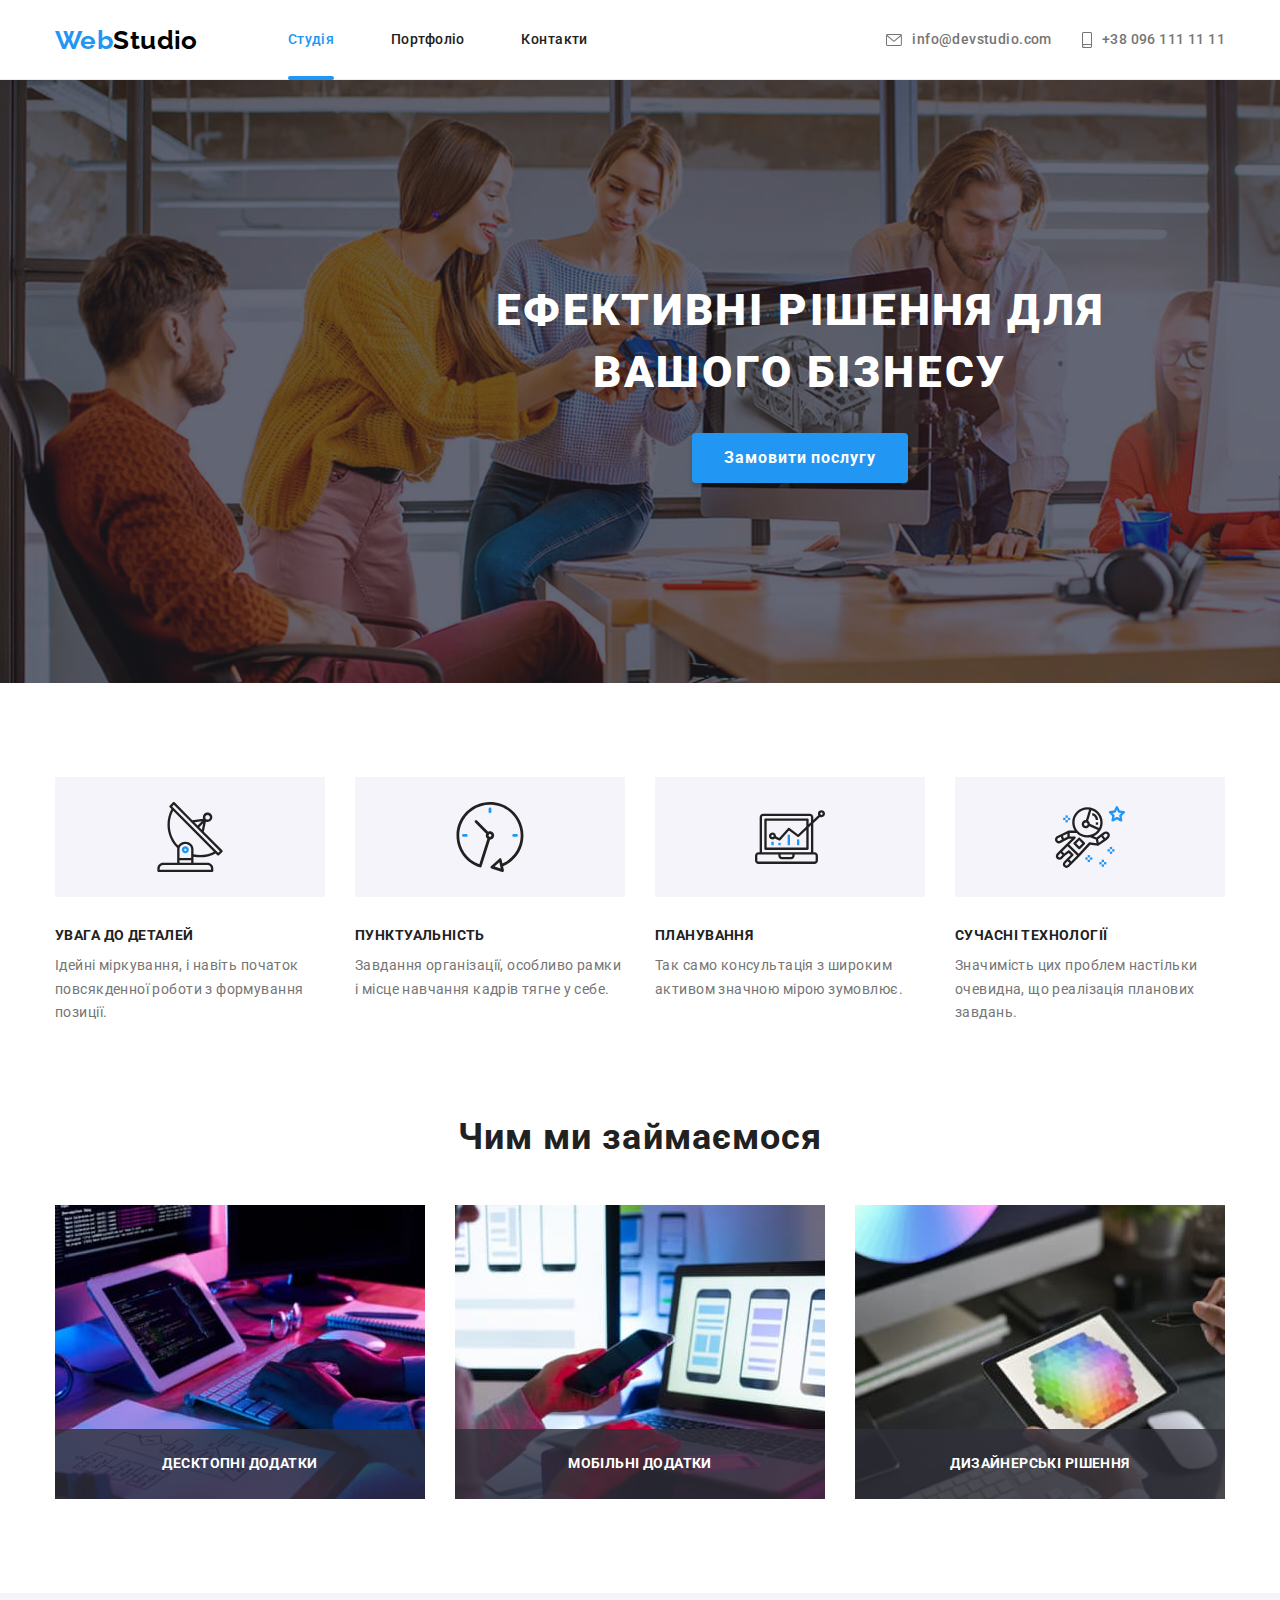
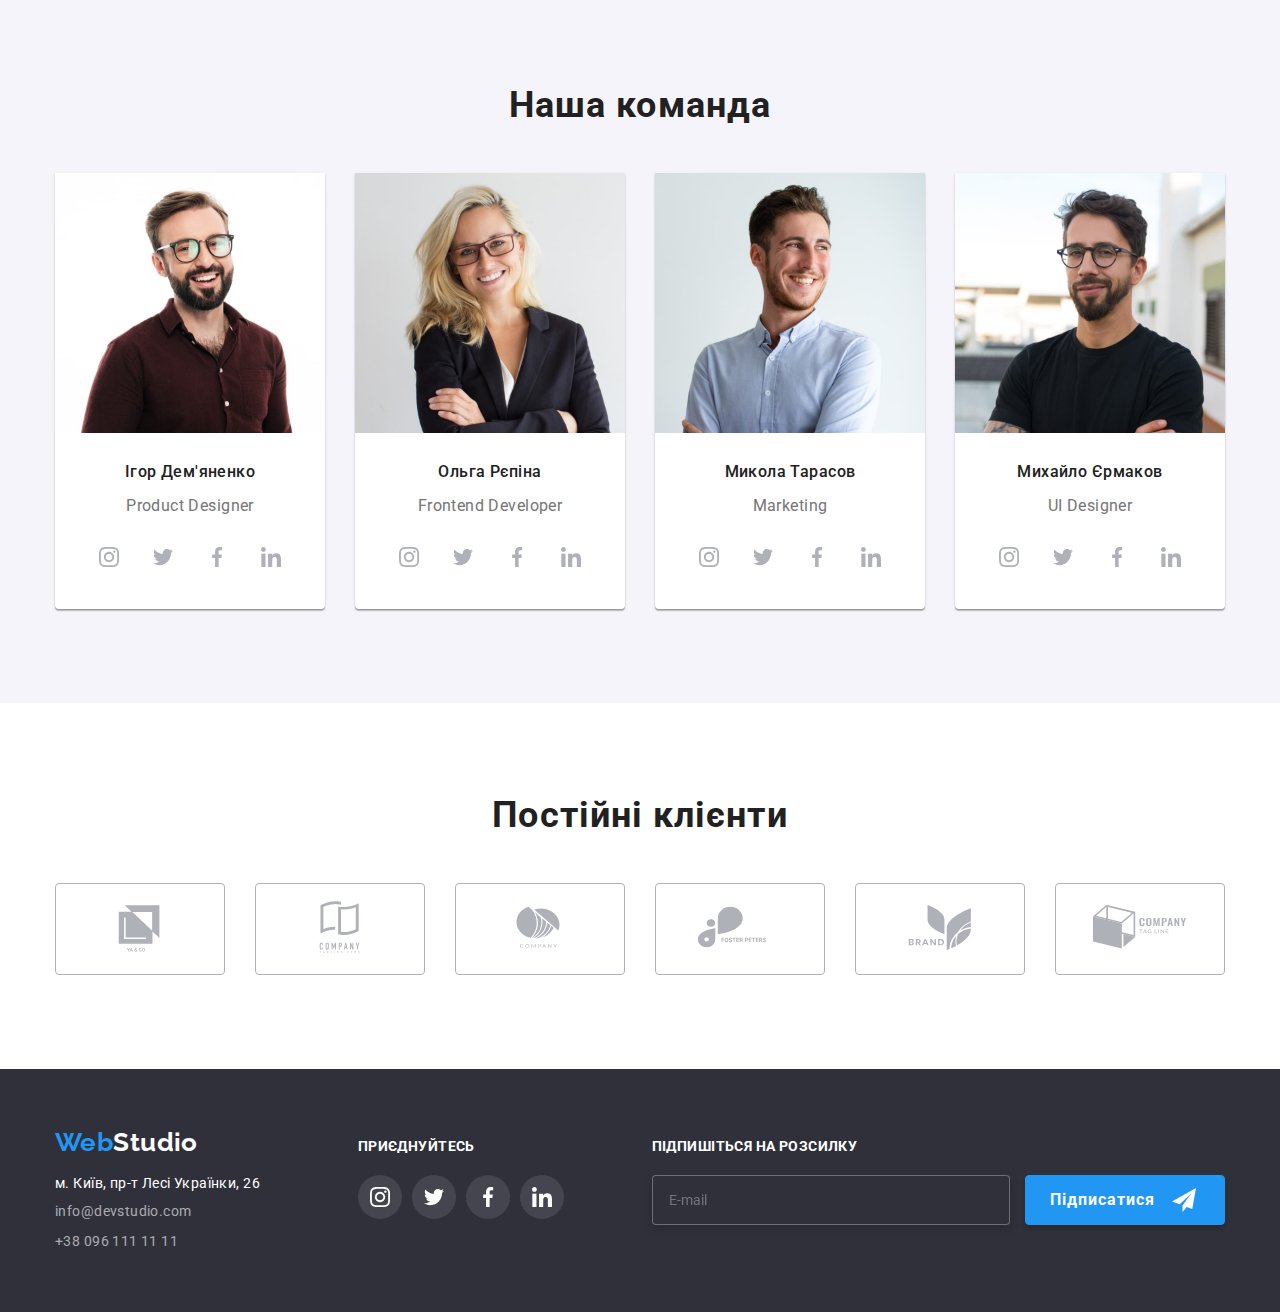
<file: index.html>
<!DOCTYPE html>
<html lang="uk">
  <head>
    <meta charset="UTF-8" />
    <meta http-equiv="X-UA-Compatible" content="IE=edge" />
    <meta name="viewport" content="width=device-width, initial-scale=1.0" />
    <link rel="preconnect" href="https://fonts.googleapis.com" />
    <link rel="preconnect" href="https://fonts.gstatic.com" crossorigin />
    <link
      href="https://fonts.googleapis.com/css2?family=Raleway:wght@700&family=Roboto:wght@400;500;700;900&display=swap"
      rel="stylesheet"
    />
    <link rel="stylesheet" href="css/modern-normalize.css" />
    <link rel="stylesheet" href="css/style.css" />
    <title>Studio</title>
  </head>
  <body>
    <header>
      <div class="container">
        <div class="logo-nav">
          <a class="log" href="./index.html"
            ><span class="logo">Web</span
            ><span class="logo-one">Studio</span></a
          >
          <nav>
            <ul class="menu">
              <li>
                <a class="menu-item-one currentLink" href="./index.html"
                  >Студія</a
                >
              </li>
              <li>
                <a class="menu-item" href="./portfolio.html">Портфоліо</a>
              </li>
              <li><a class="menu-item" href="#">Контакти</a></li>
            </ul>
          </nav>
        </div>
        <ul class="menu">
          <li>
            <a class="menu-contact" href="mailto:info@devstudio.com"
              ><svg class="header-email">
                <use href="./images/sprite.svg#icon-envelope"></use>
              </svg>
              info@devstudio.com</a
            >
          </li>
          <li>
            <a class="menu-contact" href="tel:+380961111111"
              ><svg class="header-tell">
                <use href="./images/sprite.svg#icon-smartphone"></use>
              </svg>
              +38 096 111 11 11</a
            >
          </li>
        </ul>
      </div>
    </header>
    <main>
      <section class="chapter-head">
        <div class="container">
          <h1 class="chapter-text">Ефективні рішення для вашого бізнесу</h1>
          <button class="chapter-btn" type="button" data-modal-open>
            Замовити послугу
          </button>
        </div>
      </section>
      <section class="chapter-mid">
        <div class="container">
          <h2 class="title-one">Переваги</h2>
          <ul class="menu-advan">
            <li>
              <div class="chapter-mid-box">
                <svg class="chapter-mid-picture">
                  <use href="./images/sprite.svg#icon-antenna"></use>
                </svg>
              </div>
              <h3 class="menu-text">УВАГА ДО ДЕТАЛЕЙ</h3>
              <p class="menu-text-two">
                Ідейні міркування, і навіть початок повсякденної роботи з
                формування позиції.
              </p>
            </li>
            <li>
              <div class="chapter-mid-box">
                <svg class="chapter-mid-picture">
                  <use href="./images/sprite.svg#icon-clock"></use>
                </svg>
              </div>

              <h3 class="menu-text">ПУНКТУАЛЬНІСТЬ</h3>
              <p class="menu-text-two">
                Завдання організації, особливо рамки і місце навчання кадрів
                тягне у себе.
              </p>
            </li>
            <li>
              <div class="chapter-mid-box">
                <svg class="chapter-mid-picture">
                  <use href="./images/sprite.svg#icon-diagram"></use>
                </svg>
              </div>

              <h3 class="menu-text">ПЛАНУВАННЯ</h3>
              <p class="menu-text-two">
                Так само консультація з широким активом значною мірою зумовлює.
              </p>
            </li>
            <li>
              <div class="chapter-mid-box">
                <svg class="chapter-mid-picture">
                  <use href="./images/sprite.svg#icon-astronaut"></use>
                </svg>
              </div>

              <h3 class="menu-text">СУЧАСНІ ТЕХНОЛОГІЇ</h3>
              <p class="menu-text-two">
                Значимість цих проблем настільки очевидна, що реалізація
                планових завдань.
              </p>
            </li>
          </ul>
        </div>
      </section>
      <section class="goals">
        <div class="container">
          <h2 class="title">Чим ми займаємося</h2>
          <ul class="menu-goals">
            <li class="box-position">
              <img
                src="./images/box1.jpg"
                alt="coding"
                width="370"
                height="294"
              />
              <div class="goals-text-img">
                <p class="goals-text">Десктопні додатки</p>
              </div>
            </li>
            <li class="box-position">
              <img
                src="./images/box2.jpg"
                alt="coding"
                width="370"
                height="294"
              />
              <div class="goals-text-img">
                <p class="goals-text">Мобільні додатки</p>
              </div>
            </li>
            <li class="box-position">
              <img
                src="./images/box3.jpg"
                alt="coding"
                width="370"
                height="294"
              />
              <div class="goals-text-img">
                <p class="goals-text">Дизайнерські рішення</p>
              </div>
            </li>
          </ul>
        </div>
      </section>
      <section class="chapter-end">
        <div class="container">
          <h2 class="title">Наша команда</h2>
          <ul class="menu">
            <li class="worker">
              <img
                src="./images/man1.jpg"
                alt="Worker"
                width="270"
                height="260"
              />
              <h3 class="menu-text-three">Ігор Дем'яненко</h3>
              <p class="menu-text-two-w">Product Designer</p>
              <ul class="social-list">
                <li class="social-item">
                  <a href="" class="social-list-link">
                    <svg aria-label="Инстаграм" class="social-list-icon">
                      <use href="./images/sprite.svg#icon-instagram"></use>
                    </svg>
                  </a>
                </li>
                <li class="social-item">
                  <a href="" class="social-list-link">
                    <svg aria-label="Твитер" class="social-list-icon">
                      <use href="./images/sprite.svg#icon-twitter"></use>
                    </svg>
                  </a>
                </li>
                <li class="social-item">
                  <a href="" class="social-list-link">
                    <svg aria-label="Фэйсбук" class="social-list-icon">
                      <use href="./images/sprite.svg#icon-facebook"></use>
                    </svg>
                  </a>
                </li>
                <li class="social-item">
                  <a href="" class="social-list-link">
                    <svg aria-label="Линкедин" class="social-list-icon">
                      <use href="./images/sprite.svg#icon-linkedin"></use>
                    </svg>
                  </a>
                </li>
              </ul>
            </li>
            <li class="worker">
              <img
                src="./images/man2.jpg"
                alt="Worker"
                width="270"
                height="260"
              />
              <h3 class="menu-text-three">Ольга Рєпіна</h3>
              <p class="menu-text-two-w">Frontend Developer</p>
              <ul class="social-list">
                <li class="social-item">
                  <a href="" class="social-list-link">
                    <svg aria-label="Инстаграм" class="social-list-icon">
                      <use href="./images/sprite.svg#icon-instagram"></use>
                    </svg>
                  </a>
                </li>
                <li class="social-item">
                  <a href="" class="social-list-link">
                    <svg aria-label="Твитер" class="social-list-icon">
                      <use href="./images/sprite.svg#icon-twitter"></use>
                    </svg>
                  </a>
                </li>
                <li class="social-item">
                  <a href="" class="social-list-link">
                    <svg aria-label="Фэйсбук" class="social-list-icon">
                      <use href="./images/sprite.svg#icon-facebook"></use>
                    </svg>
                  </a>
                </li>
                <li class="social-item">
                  <a href="" class="social-list-link">
                    <svg aria-label="Линкедин" class="social-list-icon">
                      <use href="./images/sprite.svg#icon-linkedin"></use>
                    </svg>
                  </a>
                </li>
              </ul>
            </li>
            <li class="worker">
              <img
                src="./images/man3.jpg"
                alt="Worker"
                width="270"
                height="260"
              />
              <h3 class="menu-text-three">Микола Тарасов</h3>
              <p class="menu-text-two-w">Marketing</p>
              <ul class="social-list">
                <li class="social-item">
                  <a href="" class="social-list-link">
                    <svg aria-label="Инстаграм" class="social-list-icon">
                      <use href="./images/sprite.svg#icon-instagram"></use>
                    </svg>
                  </a>
                </li>
                <li class="social-item">
                  <a href="" class="social-list-link">
                    <svg aria-label="Твитер" class="social-list-icon">
                      <use href="./images/sprite.svg#icon-twitter"></use>
                    </svg>
                  </a>
                </li>
                <li class="social-item">
                  <a href="" class="social-list-link">
                    <svg aria-label="Фэйсбук" class="social-list-icon">
                      <use href="./images/sprite.svg#icon-facebook"></use>
                    </svg>
                  </a>
                </li>
                <li class="social-item">
                  <a href="" class="social-list-link">
                    <svg aria-label="Линкедин" class="social-list-icon">
                      <use href="./images/sprite.svg#icon-linkedin"></use>
                    </svg>
                  </a>
                </li>
              </ul>
            </li>
            <li class="worker">
              <img
                src="./images/man4.jpg"
                alt="Worker"
                width="270"
                height="260"
              />
              <h3 class="menu-text-three">Михайло Єрмаков</h3>
              <p class="menu-text-two-w">UI Designer</p>
              <ul class="social-list">
                <li class="social-item">
                  <a href="" class="social-list-link">
                    <svg aria-label="Инстаграм" class="social-list-icon">
                      <use href="./images/sprite.svg#icon-instagram"></use>
                    </svg>
                  </a>
                </li>
                <li class="social-item">
                  <a href="" class="social-list-link">
                    <svg aria-label="Твитер" class="social-list-icon">
                      <use href="./images/sprite.svg#icon-twitter"></use>
                    </svg>
                  </a>
                </li>
                <li class="social-item">
                  <a href="" class="social-list-link">
                    <svg aria-label="Фэйсбук" class="social-list-icon">
                      <use href="./images/sprite.svg#icon-facebook"></use>
                    </svg>
                  </a>
                </li>
                <li class="social-item">
                  <a href="" class="social-list-link">
                    <svg aria-label="Линкедин" class="social-list-icon">
                      <use href="./images/sprite.svg#icon-linkedin"></use>
                    </svg>
                  </a>
                </li>
              </ul>
            </li>
          </ul>
        </div>
      </section>
      <section>
        <h2 class="title">Постійні клієнти</h2>
        <ul class="icon-client">
          <li class="icon-client-item">
            <a href="" class="icon-client-link">
              <svg class="icon-client-icon">
                <use href="./images/sprite.svg#icon-logo"></use>
              </svg>
            </a>
          </li>
          <li class="icon-client-item">
            <a href="" class="icon-client-link">
              <svg class="icon-client-icon">
                <use href="./images/sprite.svg#icon-logo-1"></use>
              </svg>
            </a>
          </li>
          <li class="icon-client-item">
            <a href="" class="icon-client-link">
              <svg class="icon-client-icon">
                <use href="./images/sprite.svg#icon-logo-2"></use>
              </svg>
            </a>
          </li>
          <li class="icon-client-item">
            <a href="" class="icon-client-link">
              <svg class="icon-client-icon">
                <use href="./images/sprite.svg#icon-logo-3"></use>
              </svg>
            </a>
          </li>
          <li class="icon-client-item">
            <a href="" class="icon-client-link">
              <svg class="icon-client-icon">
                <use href="./images/sprite.svg#icon-logo-4"></use>
              </svg>
            </a>
          </li>
          <li class="icon-client-item">
            <a href="" class="icon-client-link">
              <svg class="icon-client-icon">
                <use href="./images/sprite.svg#icon-logo-5"></use>
              </svg>
            </a>
          </li>
        </ul>
      </section>
    </main>
    <footer class="ftr">
      <div class="container">
        <div>
          <a class="log" href="./index.html"
            ><span class="logo">Web</span
            ><span class="logo-two">Studio</span></a
          >
          <address>
            <ul class="menu-addr">
              <li>
                <a class="adres" href="#">м. Київ, пр-т Лесі Українки, 26</a>
              </li>
              <li>
                <a class="menu-contact-f" href="mailto:info@devstudio.com"
                  >info@devstudio.com</a
                >
              </li>
              <li>
                <a class="menu-contact-f" href="tel:+380961111111"
                  >+38 096 111 11 11</a
                >
              </li>
            </ul>
          </address>
        </div>
        <div class="social-footer">
          <p class="social-text">приєднуйтесь</p>
          <ul class="social-list-f">
            <li class="social-item-f">
              <a href="" class="social-list-link-f">
                <svg aria-label="Инстаграм" class="social-list-icon-f">
                  <use href="./images/sprite.svg#icon-instagram"></use>
                </svg>
              </a>
            </li>
            <li class="social-item-f">
              <a href="" class="social-list-link-f">
                <svg aria-label="Твитер" class="social-list-icon-f">
                  <use href="./images/sprite.svg#icon-twitter"></use>
                </svg>
              </a>
            </li>
            <li class="social-item-f">
              <a href="" class="social-list-link-f">
                <svg aria-label="Фэйсбук" class="social-list-icon-f">
                  <use href="./images/sprite.svg#icon-facebook"></use>
                </svg>
              </a>
            </li>
            <li class="social-item-f">
              <a href="" class="social-list-link-f">
                <svg aria-label="Линкедин" class="social-list-icon-f">
                  <use href="./images/sprite.svg#icon-linkedin"></use>
                </svg>
              </a>
            </li>
          </ul>
        </div>
        <form class="subscription-form">
          <p class="subscription-text">Підпишіться на розсилку</p>
          <label class="subscription-footer"
            ><input
              type="email"
              class="subscription-footer-input"
              required
              name="user_email_subscription"
              placeholder="E-mail"
          /></label>
          <button class="subscription-btn" type="submit">
            <span class="subscription-btn-position">
              <span>Підписатися</span
              ><svg class="subscription-btn-icon">
                <use href="./images/sprite.svg#icon-telegram"></use>
              </svg>
            </span>
          </button>
        </form>
      </div>
    </footer>
    <div class="backdrop is-hidden" data-modal>
      <div class="modal">
        <button type="button" class="modal-close-btn" data-modal-close>
          <svg class="modal-close-icon">
            <use href="./images/sprite.svg#icon-close"></use>
          </svg>
        </button>
        <p class="modal-form-title">Залиште свої дані, ми вам передзвонимо</p>
        <form class="modal-form">
          <label class="modal-form-field">
            <span class="modal-form-field-desc">Ім'я</span>
            <span class="modal-form-input-wrapper">
              <input
                type="text"
                class="modal-form-input"
                required
                pattern="[a-zA-Zа-яА-ЯІіЇї]+"
                name="user_name"
              />
              <svg class="modal-form-person">
                <use href="./images/sprite.svg#icon-person"></use>
              </svg>
            </span>
          </label>
          <label class="modal-form-field">
            <span class="modal-form-field-desc">Телефон</span>
            <span class="modal-form-input-wrapper">
              <input
                type="tel"
                class="modal-form-input"
                required
                pattern="[0-9]{3}-[0-9]{3}-[0-9]{2}-[0-9]{2}"
                title="xxx-xxx-xx-xx"
                name="user_phone"
              />
              <svg class="modal-form-person">
                <use href="./images/sprite.svg#icon-phone"></use>
              </svg>
            </span>
          </label>
          <label class="modal-form-field">
            <span class="modal-form-field-desc">Пошта</span>
            <span class="modal-form-input-wrapper">
              <input type="email" class="modal-form-input" name="user_email" />
              <svg class="modal-form-person">
                <use href="./images/sprite.svg#icon-email"></use>
              </svg>
            </span>
          </label>
          <label class="modal-form-field">
            <span class="modal-form-field-desc">Коментар</span>
            <textarea
              name="user_massage"
              placeholder="Введіть текст"
              class="modal-form-message"
            ></textarea>
          </label>
          <label class="modal-form-check-field">
            <input
              type="checkbox"
              class="modal-form-check"
              name="user_policy"
              required
            />
            <svg class="modal-form-own-checkbox">
              <use
                class="modal-form-own-checkbox-icon"
                href="./images/sprite.svg#icon-Vector"
              ></use>
            </svg>
            <span class="modal-form-text-p">Погоджуюся з розсилкою та приймаю</span>
            &nbsp;<a class="modal-form-text-ruls" href="#">Умови договору</a>
          </label>
          <button type="submit" class="modal-form-submit">Відправити</button>
        </form>
      </div>
    </div>
    <script src="./js/modal.js"></script>
  </body>
</html>
</file>
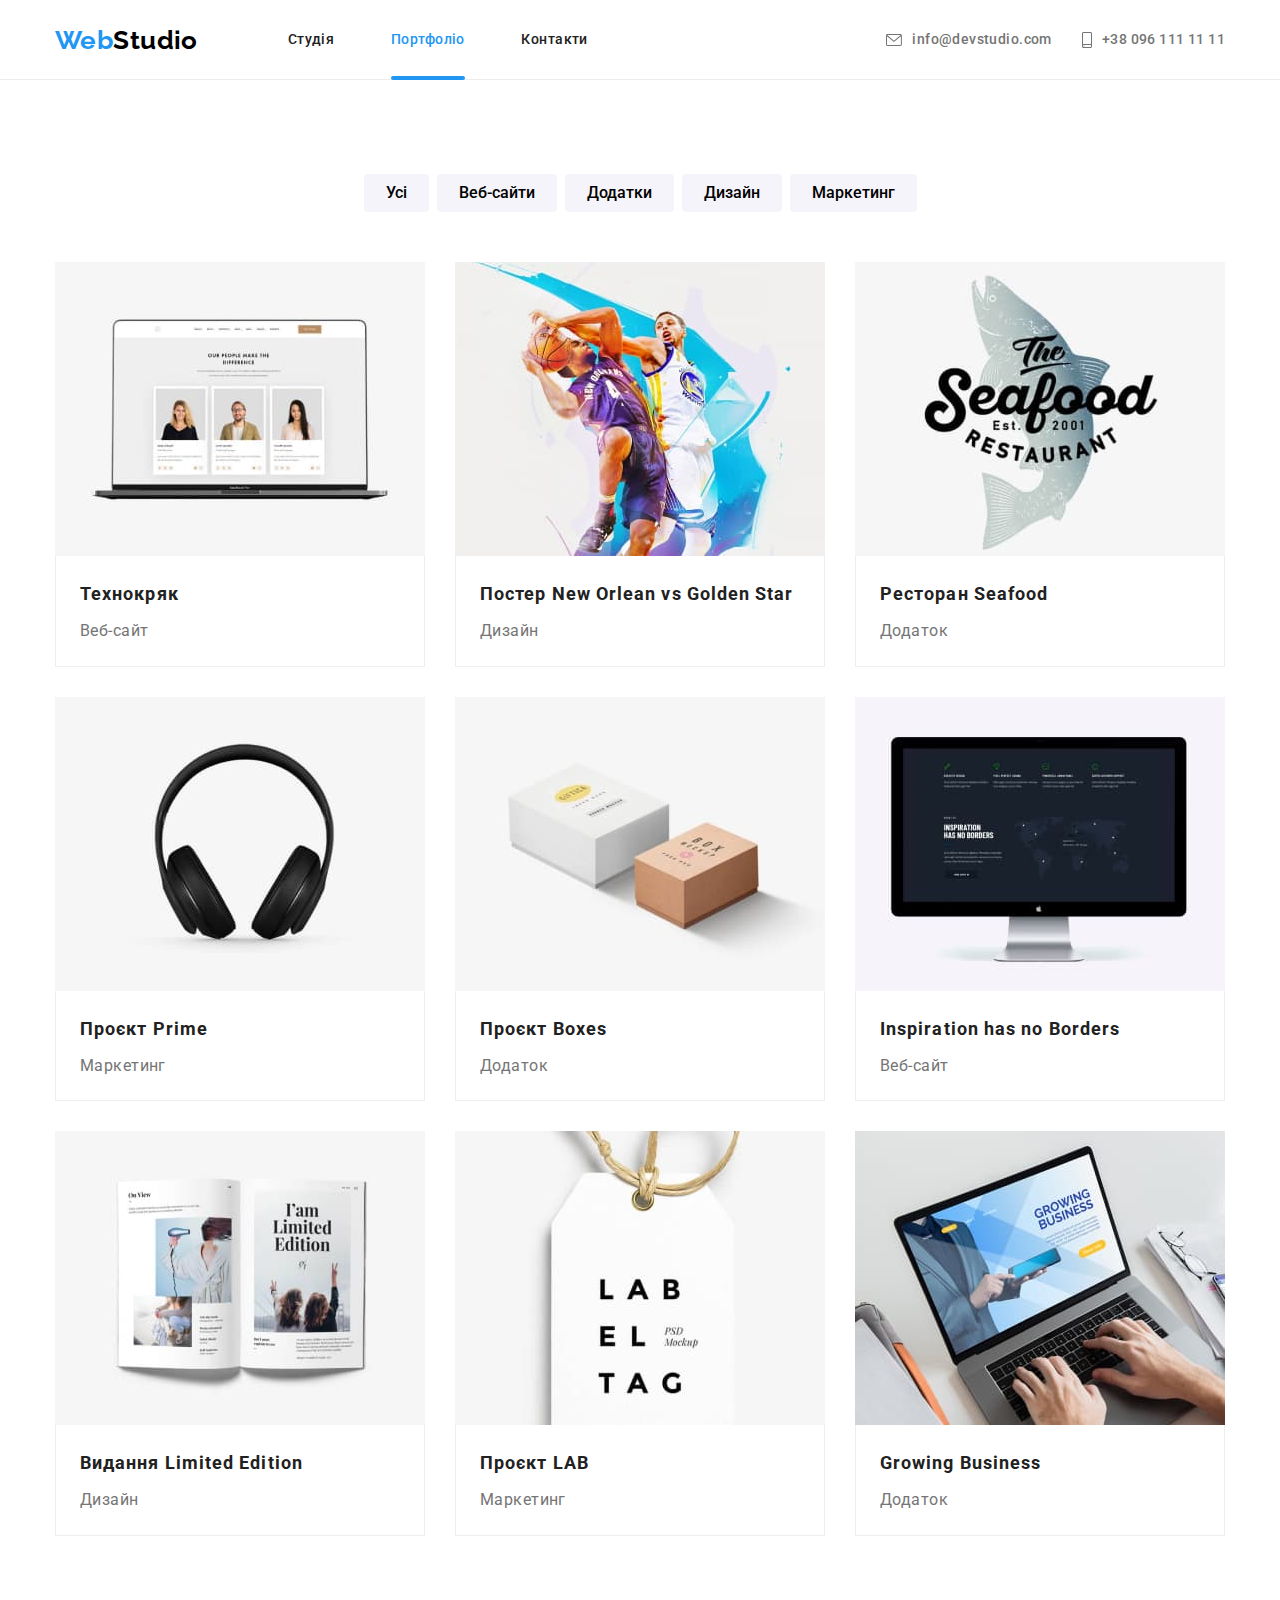
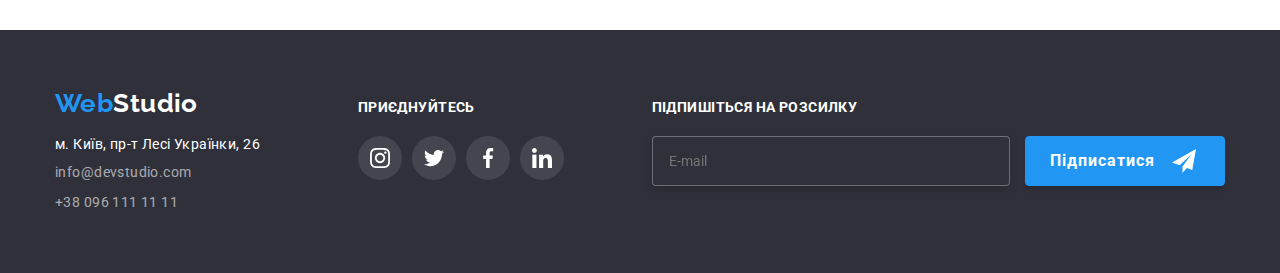
<file: portfolio.html>
<!DOCTYPE html>
<html lang="uk">
  <head>
    <meta charset="UTF-8" />
    <meta http-equiv="X-UA-Compatible" content="IE=edge" />
    <meta name="viewport" content="width=device-width, initial-scale=1.0" />
    <link rel="preconnect" href="https://fonts.googleapis.com" />
    <link rel="preconnect" href="https://fonts.gstatic.com" crossorigin />
    <link
      href="https://fonts.googleapis.com/css2?family=Raleway:wght@700&family=Roboto:wght@400;500;700;900&display=swap"
      rel="stylesheet"
    />
    <link rel="stylesheet" href="css/modern-normalize.css" />
    <link rel="stylesheet" href="css/style.css" />
    <title>Portfolio</title>
  </head>
  <body>
    <header>
      <div class="container">
        <div class="logo-nav">
          <a class="log" href="./index.html"
            ><span class="logo">Web</span
            ><span class="logo-one">Studio</span></a
          >
          <nav>
            <ul class="menu">
              <li>
                <a class="menu-item-one" href="./index.html">Студія</a>
              </li>
              <li>
                <a class="menu-item currentLink" href="./portfolio.html"
                  >Портфоліо</a
                >
              </li>
              <li><a class="menu-item" href="#">Контакти</a></li>
            </ul>
          </nav>
        </div>
        <ul class="menu">
          <li>
            <a class="menu-contact" href="mailto:info@devstudio.com"
              ><svg class="header-email">
                <use href="./images/sprite.svg#icon-envelope"></use>
              </svg>
              info@devstudio.com</a
            >
          </li>
          <li>
            <a class="menu-contact" href="tel:+380961111111"
              ><svg class="header-tell">
                <use href="./images/sprite.svg#icon-smartphone"></use>
              </svg>
              +38 096 111 11 11</a
            >
          </li>
        </ul>
      </div>
    </header>
    <main>
      <section class="port">
        <div class="container">
          <h1 class="title-one">Портфолио</h1>
          <ul class="menu-port">
            <li>
              <button class="menu-btn" type="button"><span>Усі</span></button>
            </li>
            <li>
              <button class="menu-btn" type="button">
                <span>Веб-сайти</span>
              </button>
            </li>
            <li>
              <button class="menu-btn" type="button">
                <span>Додатки</span>
              </button>
            </li>
            <li>
              <button class="menu-btn" type="button">
                <span>Дизайн</span>
              </button>
            </li>
            <li>
              <button class="menu-btn" type="button">
                <span>Маркетинг</span>
              </button>
            </li>
          </ul>
          <ul class="menu-wall card-set">
            <li class="wall">
              <a href="" class="wall-img">
                <div class="wall-img-overlay">
                  <img
                    src="./images/portfolio1.jpg"
                    alt="WebSite"
                    width="370"
                    height="295"
                  />
                  <p class="overlay">
                    Ресурс пропонує комплексні пропозиції з різним рівнем
                    функціоналу та сервісів. Все це дозволить відвідувачу
                    отримати вичерпні відомості про компанію чи приватну особу.
                  </p>
                </div>
                <div class="wall-text">
                  <h2 class="menu-text-p">Технокряк</h2>
                  <p class="menu-text-two-p">Веб-сайт</p>
                </div>
              </a>
            </li>
            <li class="wall">
              <a href="#" class="wall-img">
                <div class="wall-img-overlay">
                  <img
                    src="./images/portfolio2.jpg"
                    alt="WebSite"
                    width="370"
                    height="295"
                  />
                  <p class="overlay">
                    Ресурс пропонує комплексні пропозиції з різним рівнем
                    функціоналу та сервісів. Все це дозволить відвідувачу
                    отримати вичерпні відомості про компанію чи приватну особу.
                  </p>
                </div>
                <div class="wall-text">
                  <h2 class="menu-text-p">Постер New Orlean vs Golden Star</h2>
                  <p class="menu-text-two-p">Дизайн</p>
                </div>
              </a>
            </li>
            <li class="wall">
              <a href="#" class="wall-img">
                <div class="wall-img-overlay">
                  <img
                    src="./images/portfolio3.jpg"
                    alt="WebSite"
                    width="370"
                    height="295"
                  />
                  <p class="overlay">
                    Ресурс пропонує комплексні пропозиції з різним рівнем
                    функціоналу та сервісів. Все це дозволить відвідувачу
                    отримати вичерпні відомості про компанію чи приватну особу.
                  </p>
                </div>
                <div class="wall-text">
                  <h2 class="menu-text-p">Ресторан Seafood</h2>
                  <p class="menu-text-two-p">Додаток</p>
                </div>
              </a>
            </li>
            <li class="wall">
              <a href="#" class="wall-img">
                <div class="wall-img-overlay">
                  <img
                    src="./images/portfolio4.jpg"
                    alt="WebSite"
                    width="370"
                    height="295"
                  />
                  <p class="overlay">
                    Ресурс пропонує комплексні пропозиції з різним рівнем
                    функціоналу та сервісів. Все це дозволить відвідувачу
                    отримати вичерпні відомості про компанію чи приватну особу.
                  </p>
                </div>
                <div class="wall-text">
                  <h2 class="menu-text-p">Проєкт Prime</h2>
                  <p class="menu-text-two-p">Маркетинг</p>
                </div>
              </a>
            </li>
            <li class="wall">
              <a href="#" class="wall-img">
                <div class="wall-img-overlay">
                  <img
                    src="./images/portfolio5.jpg"
                    alt="WebSite"
                    width="370"
                    height="295"
                  />
                  <p class="overlay">
                    Ресурс пропонує комплексні пропозиції з різним рівнем
                    функціоналу та сервісів. Все це дозволить відвідувачу
                    отримати вичерпні відомості про компанію чи приватну особу.
                  </p>
                </div>
                <div class="wall-text">
                  <h2 class="menu-text-p">Проєкт Boxes</h2>
                  <p class="menu-text-two-p">Додаток</p>
                </div>
              </a>
            </li>
            <li class="wall">
              <a href="#" class="wall-img">
                <div class="wall-img-overlay">
                  <img
                    src="./images/portfolio6.jpg"
                    alt="WebSite"
                    width="370"
                    height="295"
                  />
                  <p class="overlay">
                    Ресурс пропонує комплексні пропозиції з різним рівнем
                    функціоналу та сервісів. Все це дозволить відвідувачу
                    отримати вичерпні відомості про компанію чи приватну особу.
                  </p>
                </div>
                <div class="wall-text">
                  <h2 class="menu-text-p">Inspiration has no Borders</h2>
                  <p class="menu-text-two-p">Веб-сайт</p>
                </div>
              </a>
            </li>
            <li class="wall">
              <a class="wall-img" href="#">
                <div class="wall-img-overlay">
                  <img
                    src="./images/portfolio7.jpg"
                    alt="WebSite"
                    width="370"
                    height="295"
                  />
                  <p class="overlay">
                    Ресурс пропонує комплексні пропозиції з різним рівнем
                    функціоналу та сервісів. Все це дозволить відвідувачу
                    отримати вичерпні відомості про компанію чи приватну особу.
                  </p>
                </div>
                <div class="wall-text">
                  <h2 class="menu-text-p">Видання Limited Edition</h2>
                  <p class="menu-text-two-p">Дизайн</p>
                </div>
              </a>
            </li>
            <li class="wall">
              <a class="wall-img" href="#">
                <div class="wall-img-overlay">
                  <img
                    src="./images/portfolio8.jpg"
                    alt="WebSite"
                    width="370"
                    height="295"
                  />
                  <p class="overlay">
                    Ресурс пропонує комплексні пропозиції з різним рівнем
                    функціоналу та сервісів. Все це дозволить відвідувачу
                    отримати вичерпні відомості про компанію чи приватну особу.
                  </p>
                </div>
                <div class="wall-text">
                  <h2 class="menu-text-p">Проєкт LAB</h2>
                  <p class="menu-text-two-p">Маркетинг</p>
                </div>
              </a>
            </li>
            <li class="wall">
              <a class="wall-img" href="#">
                <div class="wall-img-overlay">
                  <img
                    src="./images/portfolio9.jpg"
                    alt="WebSite"
                    width="370"
                    height="295"
                  />
                  <p class="overlay">
                    Ресурс пропонує комплексні пропозиції з різним рівнем
                    функціоналу та сервісів. Все це дозволить відвідувачу
                    отримати вичерпні відомості про компанію чи приватну особу.
                  </p>
                </div>
                <div class="wall-text">
                  <h2 class="menu-text-p">Growing Business</h2>
                  <p class="menu-text-two-p">Додаток</p>
                </div>
              </a>
            </li>
          </ul>
        </div>
      </section>
    </main>
    <footer class="ftr">
      <div class="container">
        <div>
          <a class="log" href="./index.html"
            ><span class="logo">Web</span
            ><span class="logo-two">Studio</span></a
          >
          <address>
            <ul class="menu-addr">
              <li>
                <a class="adres" href="#">м. Київ, пр-т Лесі Українки, 26</a>
              </li>
              <li>
                <a class="menu-contact-f" href="mailto:info@devstudio.com"
                  >info@devstudio.com</a
                >
              </li>
              <li>
                <a class="menu-contact-f" href="tel:+380961111111"
                  >+38 096 111 11 11</a
                >
              </li>
            </ul>
          </address>
        </div>
        <div class="social-footer">
          <p class="social-text">приєднуйтесь</p>
          <ul class="social-list-f">
            <li class="social-item-f">
              <a href="" class="social-list-link-f">
                <svg aria-label="Инстаграм" class="social-list-icon-f">
                  <use href="./images/sprite.svg#icon-instagram"></use>
                </svg>
              </a>
            </li>
            <li class="social-item-f">
              <a href="" class="social-list-link-f">
                <svg aria-label="Твитер" class="social-list-icon-f">
                  <use href="./images/sprite.svg#icon-twitter"></use>
                </svg>
              </a>
            </li>
            <li class="social-item-f">
              <a href="" class="social-list-link-f">
                <svg aria-label="Фэйсбук" class="social-list-icon-f">
                  <use href="./images/sprite.svg#icon-facebook"></use>
                </svg>
              </a>
            </li>
            <li class="social-item-f">
              <a href="" class="social-list-link-f">
                <svg aria-label="Линкедин" class="social-list-icon-f">
                  <use href="./images/sprite.svg#icon-linkedin"></use>
                </svg>
              </a>
            </li>
          </ul>
        </div>
        <form class="subscription-form">
          <p class="subscription-text">Підпишіться на розсилку</p>
          <label class="subscription-footer"
            ><input
              type="email"
              class="subscription-footer-input"
              required
              name="user_email_subscription"
              placeholder="E-mail"
          /></label>
          <button class="subscription-btn" type="submit">
            <span class="subscription-btn-position">
              <span>Підписатися</span
              ><svg class="subscription-btn-icon">
                <use href="./images/sprite.svg#icon-telegram"></use>
              </svg>
            </span>
          </button>
        </form>
      </div>
    </footer>
  </body>
</html>
</file>
<file: css/style.css>
:root {
  --color-text1: #ffffff;
  --color-text2: #212121;
  --color-text3: #757575;
  --color-main1-footer: #2f303a;
  --color-main2: #f5f4fa;
  --color-logo: #2196f3;
  --black-: #000000;
  --btn-: #1766a7;
  --color-footer: rgba(255, 255, 255, 0.6);
  --color-head: #c4c4c4;
  --color-picture-box: #f5f4fa;
  --color-client: #afb1b8;
  --color-btn-form: #188ce8;
}

h1,
h2,
h3,
h4,
h5,
h6,
p {
  margin: 0;
  padding: 0;
}

ul {
  margin: 0;
  padding: 0;
  list-style-type: none;
}

body {
  background: var(--color-text1);
  font-family: "Roboto", sans-serif;
  color: var(--color-text2);
  font-size: 14px;
  letter-spacing: 0.03em;
}

.container {
  width: 1200px;
  margin-left: auto;
  margin-right: auto;
  padding-left: 15px;
  padding-right: 15px;
}

/* Start Header  */

nav .menu {
  width: 300px;
  display: flex;
  justify-content: space-between;
}

nav .menu > li {
  height: 80px;
  display: flex;
  align-items: center;
  position: relative;
}

header {
  display: flex;
  height: 80px;
  align-items: center;
  border-bottom: 1px solid #ececec;
}

header .container {
  display: flex;
}

.logo-nav {
  display: flex;
  align-items: center;
}

.log {
  font-family: "Raleway";
  font-style: normal;
  font-weight: 700;
  font-size: 26px;
  line-height: 1;
  text-decoration: none;
  margin-right: 90px;
}

.logo {
  color: var(--color-logo);
}

.logo-one {
  color: var(--black-);
}

.logo-two {
  color: var(--color-text1);
}

.menu {
  display: flex;
  margin-left: auto;
  gap: 30px;
  align-items: center;
}
.menu-item {
  font-weight: 500;
  font-size: 14px;
  line-height: 1.5;
  color: var(--color-text2);
  text-decoration: none;
  transition: color 250ms cubic-bezier(0.4, 0, 0.2, 1);
}

.menu-item-one {
  font-weight: 500;
  font-size: 14px;
  line-height: 1.5;
  color: var(--color-text2);
  text-decoration: none;
  transition: color 250ms cubic-bezier(0.4, 0, 0.2, 1);
}

/* .menu-item-one::after {
  display: block;
  width: 48px;
  height: 4px;
  background: var(--color-logo);
  border-radius: 2px;
  position: absolute;
  bottom: 0;
  content: "";
}
 */
.menu-item:hover {
  color: var(--color-logo);
}

.menu-item-one:hover,
.menu-item-one:focus {
  color: var(--color-logo);
}

.menu-item:focus {
  color: var(--color-logo);
}

.currentLink {
  color: var(--color-logo);
}

.currentLink::after {
  display: block;
  width: 100%;
  height: 4px;
  background: var(--color-logo);
  border-radius: 2px;
  position: absolute;
  bottom: 0;
  content: "";
}

.header-email {
  width: 16px;
  height: 12px;
  fill: var(--color-text3);
  transition: fill 250ms cubic-bezier(0.4, 0, 0.2, 1);
}

.menu-contact:hover .header-email,
.menu-contact:focus .header-email {
  fill: var(--color-logo);
}

.header-tell {
  width: 10px;
  height: 16px;
  fill: var(--color-text3);
  transition: fill 250ms cubic-bezier(0.4, 0, 0.2, 1);
}

.menu-contact:hover .header-tell,
.menu-contact:focus .header-tell {
  fill: var(--color-logo);
}

.menu-contact {
  display: flex;
  justify-content: center;
  align-items: center;
  font-style: normal;
  font-weight: 500;
  font-size: 14px;
  line-height: 1.5;
  color: var(--color-text3);
  text-decoration: none;
  column-gap: 10px;
  transition: color 250ms cubic-bezier(0.4, 0, 0.2, 1);
}

.menu-contact:hover {
  color: var(--color-logo);
}

.menu-contact:focus {
  color: var(--color-logo);
}

/* End Header  */

/* Start Main Index */

section {
  display: flex;
  justify-content: center;
  align-items: center;
  flex-direction: column;
}

.chapter-head {
  background-color: var(--color-head);
  padding-top: 200px;
  padding-bottom: 200px;
  text-align: center;
  background-image: linear-gradient(
      rgba(47, 48, 58, 0.4),
      rgba(47, 48, 58, 0.4)
    ),
    url(../images/Img.jpg);
  background-size: cover;
  min-width: 1600px;
  margin-left: auto;
  margin-right: auto;
}

.chapter-text {
  font-weight: 900;
  font-size: 44px;
  line-height: 1.4;
  letter-spacing: 0.06em;
  color: var(--color-text1);
  text-transform: uppercase;
  width: 700px;
  margin-bottom: 30px;
  margin-left: auto;
  margin-right: auto;
}

.chapter-btn {
  font-weight: 700;
  font-size: 16px;
  line-height: 1;
  color: var(--color-text1);
  width: 216px;
  height: 50px;
  letter-spacing: 0.06em;
  background: var(--color-logo);
  box-shadow: 0px 4px 4px rgba(0, 0, 0, 0.15);
  border-radius: 4px;
  border: none;
  transition: 250ms cubic-bezier(0.4, 0, 0.2, 1);
}

.chapter-btn:hover {
  background-color: var(--btn-);
}

.chapter-btn:focus {
  background-color: var(--btn-);
}

.chapter-mid-box {
  display: flex;
  justify-content: center;
  align-items: center;
  width: 270px;
  height: 120px;
  background-color: var(--color-picture-box);
  margin-bottom: 30px;
}

.chapter-mid-picture {
  width: 70px;
  height: 70px;
}

.title {
  font-weight: 700;
  font-size: 36px;
  line-height: 1;
  letter-spacing: 0.03em;
  color: var(--color-text2);
  margin-bottom: 50px;
  text-align: center;
}

.title-one {
  position: absolute;
  width: 1px;
  height: 1px;
  margin: -1px;
  padding: 0;
  overflow: hidden;
  border: 0;
  clip: rect(0 0 0 0);
}

.menu-goals {
  display: flex;
  gap: 30px;
}

.box-position {
  position: relative;
}

.goals-text-img {
  display: flex;
  justify-content: center;

  position: absolute;
  width: 370px;
  height: 70px;
  bottom: 0;
  background: rgba(47, 48, 58, 0.8);
  z-index: 1;
}

.goals-text {
  display: flex;
  align-items: center;
  font-family: "Roboto";
  font-style: normal;
  font-weight: 700;
  font-size: 14px;
  line-height: 1.14;
  text-align: center;
  letter-spacing: 0.03em;
  text-transform: uppercase;
  color: var(--color-text1);
}

.menu-advan {
  display: flex;
  gap: 30px;
}

.menu-advan li {
  width: 270px;
}

.menu-text {
  font-weight: 700;
  font-size: 14px;
  line-height: 1.18;
  margin-bottom: 10px;
}

.menu-text-two {
  font-weight: 400;
  font-size: 14px;
  line-height: 1.7;
  color: var(--color-text3);
}

.menu-text-two-w {
  font-weight: 400;
  font-size: 16px;
  line-height: 1.7;
  color: var(--color-text3);
  margin-bottom: 16px;
  text-align: center;
}

.menu-text-three {
  font-weight: 500;
  font-size: 16px;
  line-height: 1.18;
  margin-top: 30px;
  margin-bottom: 10px;
  text-align: center;
}

.chapter-end {
  background: var(--color-main2);
}

.worker {
  width: 270px;
  background: var(--color-text1);
  box-shadow: 0px 1px 3px rgba(0, 0, 0, 0.12), 0px 1px 1px rgba(0, 0, 0, 0.14),
    0px 2px 1px rgba(0, 0, 0, 0.2);
  border-radius: 0px 0px 4px 4px;
}

img {
  display: block;
  max-width: 100%;
  height: auto;
}

section {
  padding-bottom: 94px;
  padding-top: 94px;
}

.chapter-mid {
  padding-bottom: 0;
}

.social-list {
  display: flex;
  justify-content: center;
  column-gap: 10px;
  align-items: center;
  margin-bottom: 30px;
}

.social-list-link {
  display: flex;
  align-items: center;
  justify-content: center;
  width: 44px;
  height: 44px;
  border-radius: 50%;
  transition: 250ms cubic-bezier(0.4, 0, 0.2, 1);
}

.social-list-link:hover,
.social-list-link:focus {
  background-color: var(--color-logo);
}

.social-list-icon {
  width: 20px;
  height: 20px;
  fill: var(--color-client);
  transition: fill 250ms cubic-bezier(0.4, 0, 0.2, 1);
}

.social-list-link:hover .social-list-icon,
.social-list-link:focus .social-list-icon {
  fill: var(--color-text1);
}

.icon-client {
  display: flex;
  justify-content: center;
  align-items: center;
  column-gap: 30px;
}

.icon-client-item {
  display: flex;
  justify-content: center;
  align-items: center;
  width: 170px;
  height: 92px;
  border: 1px solid var(--color-client);
  border-radius: 4px;
  transition: border 250ms cubic-bezier(0.4, 0, 0.2, 1);
}

.icon-client-icon {
  width: 106px;
  height: 60px;
  fill: var(--color-client);
  transition: fill 250ms cubic-bezier(0.4, 0, 0.2, 1);
}

.icon-client-item:hover,
.icon-client-item:focus {
  border: 1px solid var(--color-logo);
}

.icon-client-item:hover .icon-client-icon,
.icon-client-item:focus .icon-client-icon {
  fill: var(--color-logo);
}

/* End Main Index */

/* Start Main Portfolio  */

.menu-btn {
  background: var(--color-main2);
  border-radius: 4px;
  border: none;
  margin: 0 4px;
  font-family: "Roboto";
  font-weight: 500;
  font-size: 16px;
  text-align: center;
  line-height: 1.6;
  padding: 6px 22px;
  transition: 250ms cubic-bezier(0.4, 0, 0.2, 1);
}

.menu-btn:hover {
  background: var(--color-logo);
  box-shadow: 0px 3px 1px rgba(0, 0, 0, 0.1), 0px 1px 2px rgba(0, 0, 0, 0.08),
    0px 2px 2px rgba(0, 0, 0, 0.12);
  border-radius: 4px;
  color: var(--color-text1);
}

.menu-btn:focus {
  background: var(--color-logo);
  box-shadow: 0px 3px 1px rgba(0, 0, 0, 0.1), 0px 1px 2px rgba(0, 0, 0, 0.08),
    0px 2px 2px rgba(0, 0, 0, 0.12);
  border-radius: 4px;
  color: var(--color-text1);
}

.menu-text-p {
  font-weight: 700;
  font-size: 18px;
  line-height: 2;
  letter-spacing: 0.06em;
  color: var(--color-text2);
  margin-bottom: 4px;
}

.menu-text-two-p {
  font-size: 16px;
  line-height: 1.87;
  color: var(--color-text3);
}

.wall {
  width: 370px;
}

.wall-img {
  display: block;
  text-decoration: none;
  transition: 250ms cubic-bezier(0.4, 0, 0.2, 1);
}

.wall-img:hover,
.wall-img:focus {
  box-shadow: 0px 1px 1px rgba(0, 0, 0, 0.12), 0px 4px 4px rgba(0, 0, 0, 0.06),
    1px 4px 6px rgba(0, 0, 0, 0.16);
}

.menu-port {
  display: flex;
  margin-bottom: 50px;
  justify-content: center;
}

.menu-wall {
  display: flex;
  /* justify-content: center; */
}

.card-set {
  display: flex;
  flex-wrap: wrap;
  gap: 30px;
}

.port {
  display: flex;
  flex-direction: column;
  align-items: center;
}

.wall-text {
  padding-bottom: 20px;
  padding-left: 24px;
  padding-right: 24px;
  padding-top: 20px;
  background: var(--color-text1);
  border-left: 1px solid #eeeeee;
  border-right: 1px solid #eeeeee;
  border-bottom: 1px solid #eeeeee;
}

.wall-img-overlay {
  position: relative;
  overflow: hidden;
}

.overlay {
  position: absolute;
  top: 0;
  left: 0;
  padding: 63px 24px;
  height: 100%;
  width: 100%;
  overflow: auto;
  font-family: "Roboto";
  font-style: normal;
  font-weight: 400;
  font-size: 18px;
  line-height: 1.55;
  letter-spacing: 0.03em;
  background: rgba(33, 150, 243, 0.9);
  color: #ffffff;
  transform: translateY(100%);
  transition: transform 250ms cubic-bezier(0.4, 0, 0.2, 1);
}

.wall-img:hover .overlay,
.wall-img:focus .overlay {
  transform: translateY(0%);
}

/* End Main Portfolio  */

/* Start Footer  */

.ftr {
  background: var(--color-main1-footer);
  padding: 60px 0;
}

.ftr .container {
  display: flex;
  align-items: baseline;
}

.social-footer {
  margin-left: 70px;
}

.social-text {
  font-family: "Roboto";
  font-style: normal;
  font-weight: 700;
  font-size: 14px;
  line-height: 1.14;
  letter-spacing: 0.03em;
  text-transform: uppercase;
  color: var(--color-text1);
  text-align: left;
  margin-bottom: 20px;
}

.social-list-f {
  display: flex;
  justify-content: center;
  column-gap: 10px;
  align-items: center;
}

.social-list-link-f {
  display: flex;
  align-items: center;
  justify-content: center;
  width: 44px;
  height: 44px;
  border-radius: 50%;
  background-color: rgba(255, 255, 255, 0.1);
  transition: 250ms cubic-bezier(0.4, 0, 0.2, 1);
}

.social-list-link-f:hover,
.social-list-link-f:focus {
  background-color: var(--color-logo);
}

.social-list-icon-f {
  width: 20px;
  height: 20px;
  fill: var(--color-text1);
  transition: fill 250ms cubic-bezier(0.4, 0, 0.2, 1);
}

.social-list-link-f:hover .social-list-icon-f,
.social-list-link-f:focus .social-list-icon-f {
  fill: var(--color-text1);
}

address {
  margin-top: 20px;
}

.menu-addr li {
  margin-bottom: 9px;
}

.menu-addr li:last-child {
  margin-bottom: 0px;
}

.menu-contact-f {
  font-style: normal;
  font-weight: 400;
  font-size: 14px;
  line-height: 1.5;
  color: var(--color-footer);
  text-decoration: none;
}

.adres {
  font-style: normal;
  font-size: 14px;
  line-height: 1.14;
  color: var(--color-text1);
  text-decoration: none;
}

.subscription-form {
  margin-left: auto;
}

.subscription-text {
  font-family: "Roboto";
  font-style: normal;
  font-weight: 700;
  font-size: 14px;
  line-height: 1.14;
  letter-spacing: 0.03em;
  text-transform: uppercase;
  color: var(--color-text1);
  margin-bottom: 20px;
}

.subscription-footer {
  margin-right: 12px;
}

.subscription-footer-input:focus {
  outline: none;
}

.subscription-footer-input {
  width: 358px;
  height: 50px;
  padding-left: 16px;
  padding-top: 15px;
  padding-bottom: 15px;
  border: 1px solid rgba(255, 255, 255, 0.3);
  filter: drop-shadow(0px 4px 4px rgba(0, 0, 0, 0.15));
  border-radius: 4px;
  background: var(--color-main1-footer);
  color: var(--color-text1);
}

.subscription-btn-position {
  width: 144px;
  display: flex;
  margin-left: 18px;
}

.subscription-btn {
  position: relative;
  width: 200px;
  height: 50px;
  background: var(--color-logo);
  box-shadow: 0px 4px 4px rgba(0, 0, 0, 0.15);
  border-radius: 4px;
  border: 1px solid var(--color-logo);
  font-family: "Roboto";
  font-style: normal;
  font-weight: 700;
  font-size: 16px;
  line-height: 1.87;
  letter-spacing: 0.06em;
  color: var(--color-text1);
  cursor: pointer;
}

.subscription-btn-icon {
  position: absolute;
  top: 50%;
  right: 28px;
  transform: translateY(-50%);
  width: 24px;
  height: 24px;
  fill: var(--color-text1);
  margin-left: 12px;
}
/* End Footer  */

/* Backdrop */

.backdrop {
  position: fixed;
  top: 0;
  left: 0;
  width: 100%;
  height: 100%;
  background: rgba(0, 0, 0, 0.2);
  z-index: 10;
  opacity: 1;
  visibility: visible;
  pointer-events: auto;
  transition: opacity 250ms cubic-bezier(0.4, 0, 0.2, 1),
    visibility 250ms cubic-bezier(0.4, 0, 0.2, 1);
}

.backdrop.is-hidden {
  visibility: hidden;
  opacity: 0;
  pointer-events: none;
}

/* /Backdrop  */

/* MODAL WINDOW  */
.modal {
  position: absolute;
  top: 50%;
  left: 50%;
  transform: translate(-50%, -50%);
  width: 528px;
  height: 581px;
  padding: 40px;
  background: var(--color-text1);
  box-shadow: 0px 1px 3px rgba(0, 0, 0, 0.12), 0px 1px 1px rgba(0, 0, 0, 0.14),
    0px 2px 1px rgba(0, 0, 0, 0.2);
  border-radius: 4px;
}

.modal-close-icon {
  width: 18px;
  height: 18px;
}

.modal-close-btn {
  position: absolute;
  top: 8px;
  right: 8px;
  display: flex;
  align-items: center;
  justify-content: center;
  width: 30px;
  height: 30px;
  border-radius: 50%;
  background: var(--color-text1);
  border: 1px solid rgba(0, 0, 0, 0.1);
  padding: 0;
  cursor: pointer;
  transition: fill 250ms cubic-bezier(0.4, 0, 0.2, 1);
}

.modal-close-btn:hover {
  fill: var(--color-logo);
}
/* /MODAL WINDOW  */

/* MODAL FORM  */
.modal-form-title {
  font-family: "Roboto";
  font-style: normal;
  font-weight: 700;
  font-size: 20px;
  line-height: 1.15;
  text-align: center;
  margin-bottom: 12px;
  letter-spacing: 0.03em;
  color: var(--color-text2);
}

.modal-form {
  display: flex;
  flex-direction: column;
}

.modal-form-field {
  margin-bottom: 10px;
}

.modal-form-field-desc {
  display: block;
  font-family: "Roboto";
  font-style: normal;
  font-weight: 400;
  font-size: 12px;
  line-height: 1.16;
  margin-bottom: 4px;
  letter-spacing: 0.01em;
  color: var(--color-text3);
}

.modal-form-input-wrapper {
  position: relative;
  display: block;
}

.modal-form-input {
  width: 100%;
  height: 40px;
  border: 1px solid rgba(33, 33, 33, 0.2);
  border-radius: 4px;
  padding-left: 42px;
  transition: border-color 250ms cubic-bezier(0.4, 0, 0.2, 1);
}

.modal-form-input:focus {
  border-color: var(--color-logo);
  outline: none;
}

.modal-form-person {
  position: absolute;
  top: 50%;
  left: 12px;
  transform: translateY(-50%);
  width: 18px;
  height: 18px;
  transition: fill 250ms cubic-bezier(0.4, 0, 0.2, 1);
}

.modal-form-input:focus + .modal-form-person {
  fill: var(--color-logo);
}

.modal-form-message {
  width: 100%;
  height: 120px;
  border: 1px solid rgba(33, 33, 33, 0.2);
  border-radius: 4px;
  padding: 12px 16px;
  resize: none;
  transition: border-color 250ms cubic-bezier(0.4, 0, 0.2, 1);
}

.modal-form-message::placeholder {
  font-family: "Roboto";
  font-style: normal;
  font-weight: 400;
  font-size: 12px;
  line-height: 1.16;
  letter-spacing: 0.01em;
  color: rgba(117, 117, 117, 0.5);
}

.modal-form-message:focus {
  border-color: var(--color-logo);
  outline: none;
}

.modal-form-check-field {
  display: flex;
  align-items: center;
  margin-bottom: 30px;
  margin-left: auto;
  margin-right: auto;
  margin-top: 10px;
}

.modal-form-check {
  appearance: none;
  position: absolute;
}

.modal-form-own-checkbox {
  width: 16px;
  height: 15px;
  border: 1px solid var(--black-);
  border-radius: 2px;
  cursor: pointer;
  margin-right: 7px;
}

.modal-form-own-checkbox-icon {
  display: none;
  fill: var(--color-text1);
}

.modal-form-check:checked + .modal-form-own-checkbox {
  background-color: var(--color-logo);
}

.modal-form-check:checked
  + .modal-form-own-checkbox
  .modal-form-own-checkbox-icon {
  display: block;
}

.modal-form-check:focus + .modal-form-own-checkbox {
  box-shadow: 0 0 0 2px rgba(0, 0, 255, 0.5);
}

.modal-form-submit {
  width: 200px;
  height: 50px;
  background: var(--color-logo);
  box-shadow: 0px 4px 4px rgba(0, 0, 0, 0.15);
  border-radius: 4px;
  color: var(--color-text1);
  border: 1px solid var(--color-logo);
  font-family: "Roboto";
  font-style: normal;
  font-weight: 700;
  font-size: 16px;
  line-height: 1.87;
  letter-spacing: 0.06em;
  color: var(--color-text1);
  cursor: pointer;
  align-self: center;
  transition: background 250ms cubic-bezier(0.4, 0, 0.2, 1),
    box-shadow 250ms cubic-bezier(0.4, 0, 0.2, 1),
    border-radius 250ms cubic-bezier(0.4, 0, 0.2, 1);
}

.modal-form-submit:hover,
.modal-form-submit:focus {
  background: var(--color-btn-form);
  box-shadow: 0px 4px 4px rgba(0, 0, 0, 0.15);
  border-radius: 4px;
}

.modal-form-text-ruls {
  color: var(--color-logo);
  font-family: "Roboto";
  font-style: normal;
  font-weight: 400;
  font-size: 14px;
  line-height: 1.71;
  letter-spacing: 0.03em;
}

.modal-form-text-p {
  color: var(--color-text3);
  font-family: "Roboto";
  font-style: normal;
  font-weight: 400;
  font-size: 14px;
  line-height: 1.71;
  letter-spacing: 0.03em;
}

/* /MODAL FORM  */
</file>
